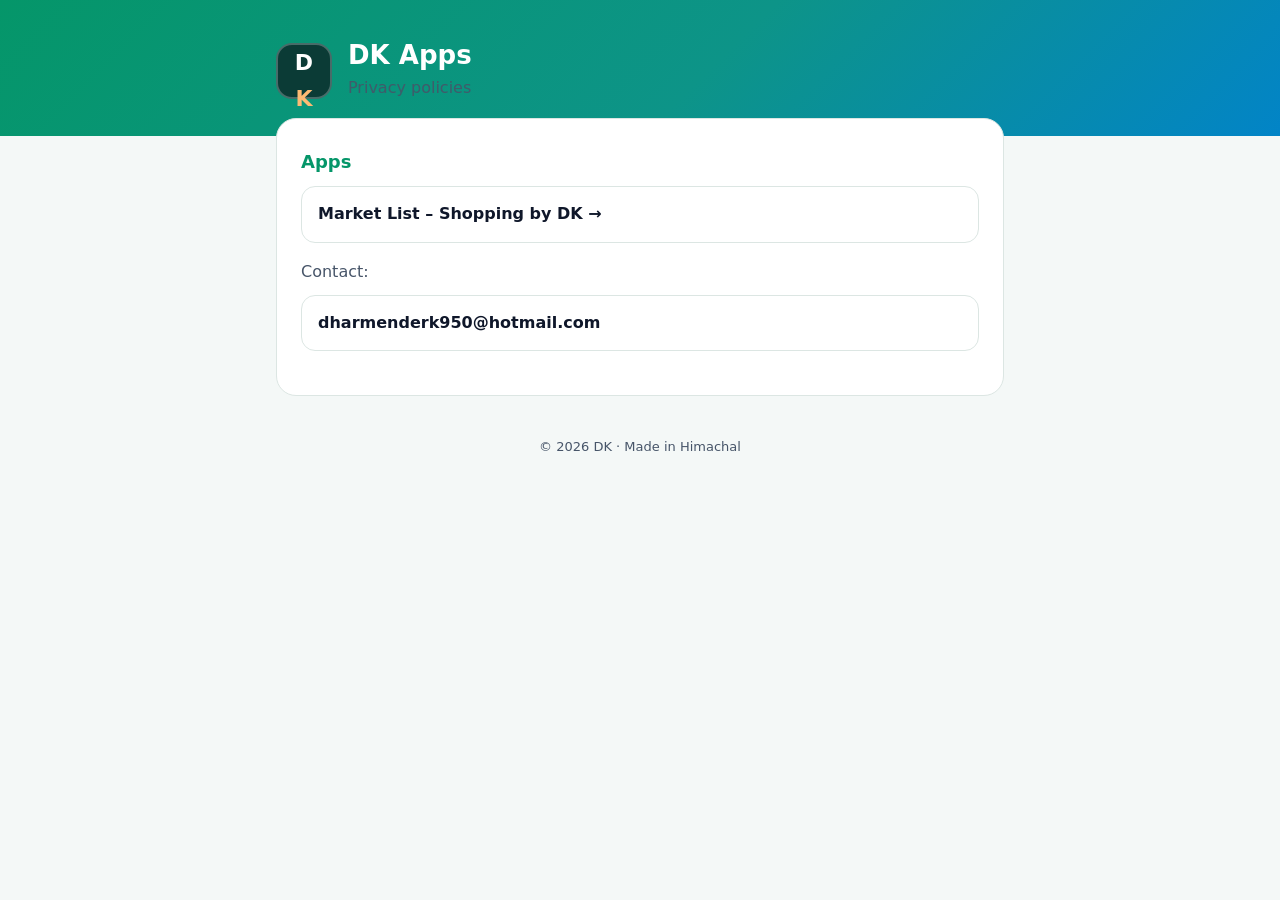
<file: index.html>
<!doctype html><html lang="en"><head><meta charset="utf-8"><meta name="viewport" content="width=device-width,initial-scale=1">
<title>DK Apps – Privacy Policies</title><link rel="stylesheet" href="style.css"></head><body>
<header><div class="wrap"><div class="logo">D<span>K</span></div><div><h1>DK Apps</h1><p>Privacy policies</p></div></div></header>
<main><div class="wrap apps"><h2>Apps</h2>
<a href="market-list/">Market List – Shopping by DK →</a>
<p>Contact: <a href="mailto:dharmenderk950@hotmail.com">dharmenderk950@hotmail.com</a></p></div></main>
<footer>© 2026 DK · Made in Himachal</footer></body></html>
</file>
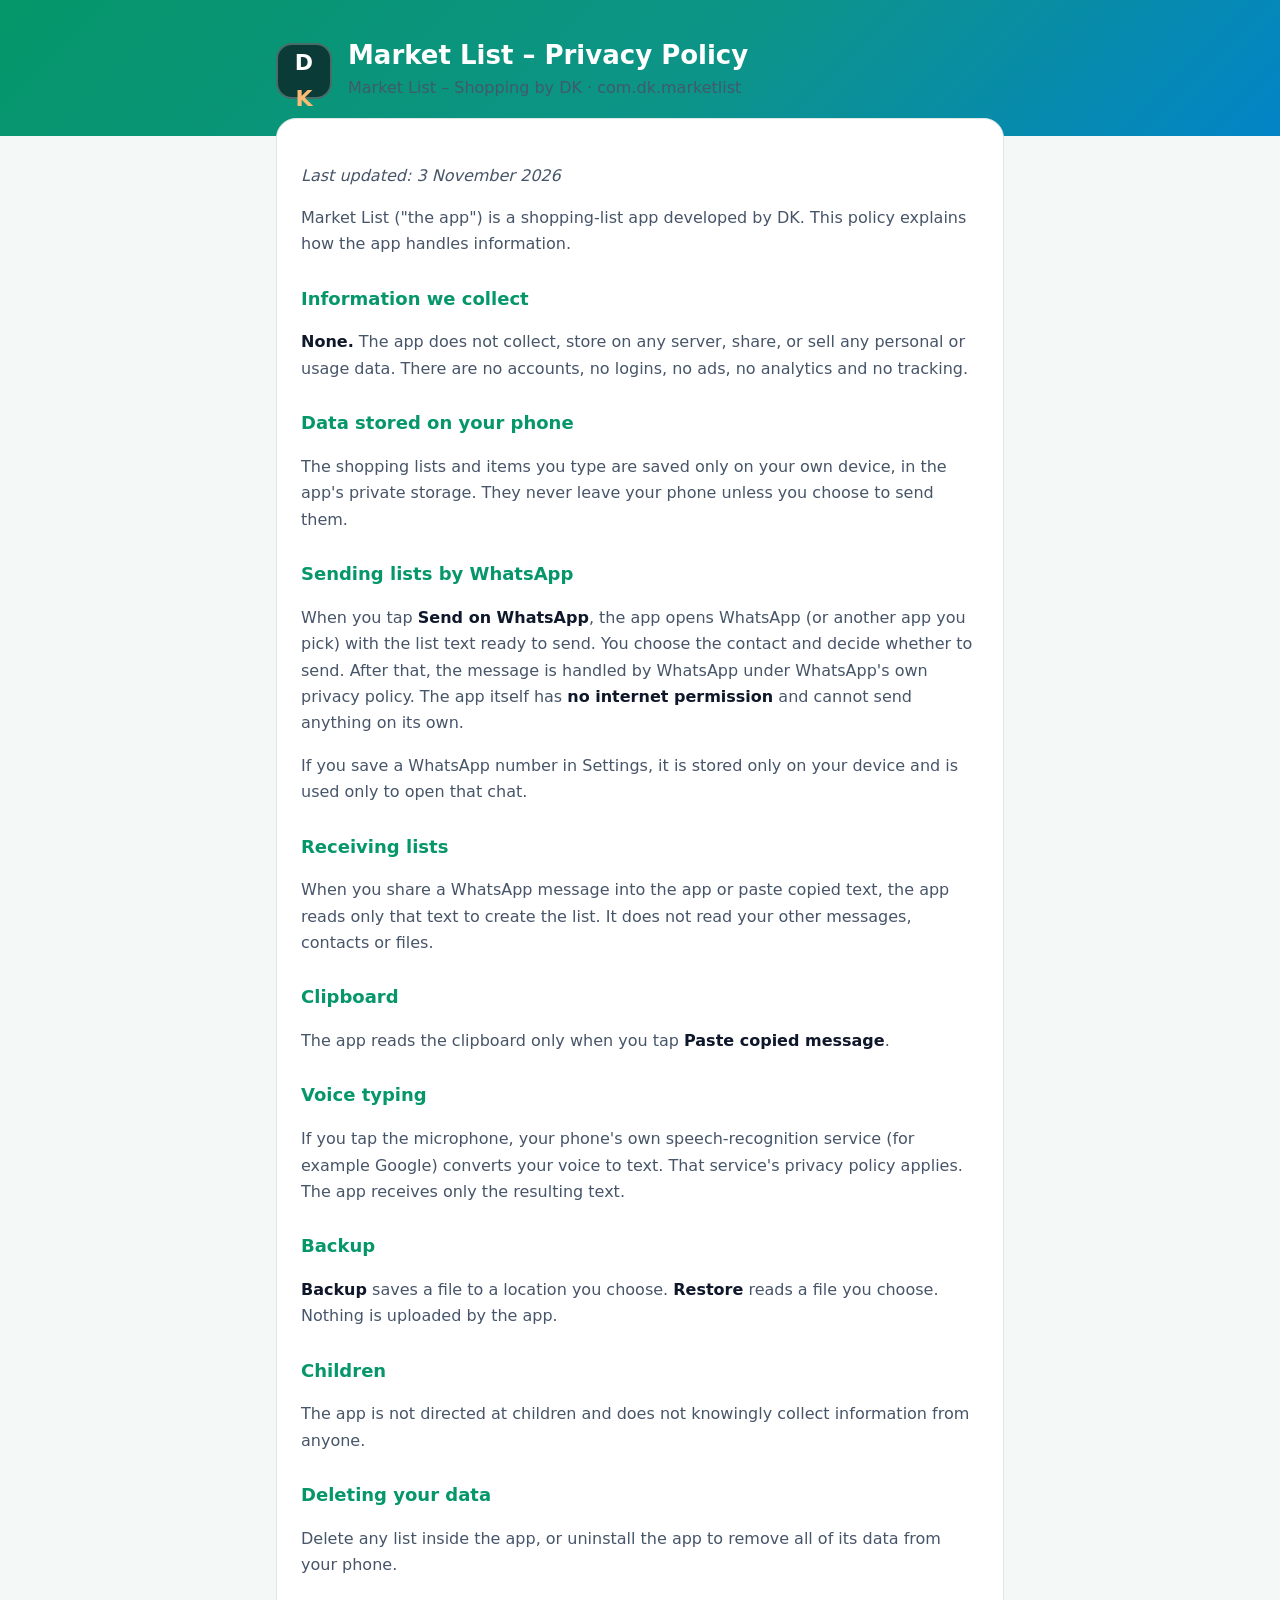
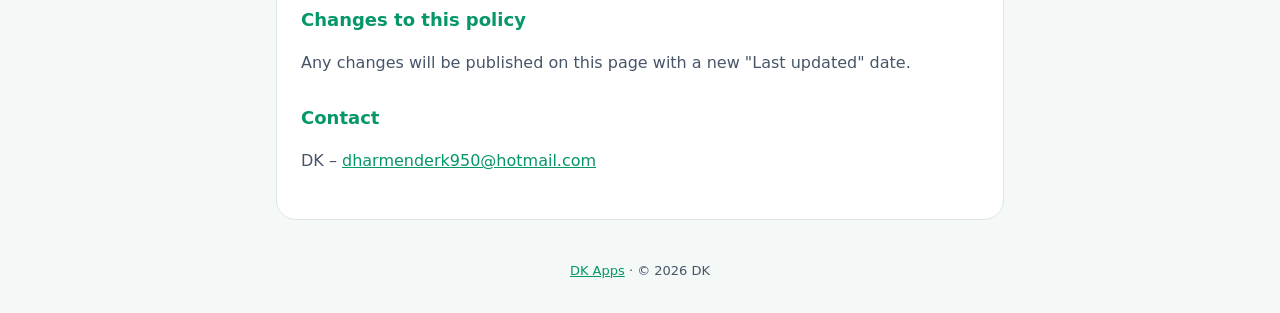
<file: market-list/index.html>
<!doctype html><html lang="en"><head><meta charset="utf-8"><meta name="viewport" content="width=device-width,initial-scale=1">
<title>Market List – Privacy Policy</title><link rel="stylesheet" href="../style.css"></head><body>
<header><div class="wrap"><div class="logo">D<span>K</span></div><div><h1>Market List – Privacy Policy</h1><p>Market List – Shopping by DK · com.dk.marketlist</p></div></div></header>
<main><div class="wrap"><p><em>Last updated: 3 November 2026</em></p><p>Market List (&quot;the app&quot;) is a shopping-list app developed by DK. This policy explains how the app handles information.</p><h2>Information we collect</h2><p><strong>None.</strong> The app does not collect, store on any server, share, or sell any personal or usage data. There are no accounts, no logins, no ads, no analytics and no tracking.</p><h2>Data stored on your phone</h2><p>The shopping lists and items you type are saved only on your own device, in the app&#x27;s private storage. They never leave your phone unless you choose to send them.</p><h2>Sending lists by WhatsApp</h2><p>When you tap <strong>Send on WhatsApp</strong>, the app opens WhatsApp (or another app you pick) with the list text ready to send. You choose the contact and decide whether to send. After that, the message is handled by WhatsApp under WhatsApp&#x27;s own privacy policy. The app itself has <strong>no internet permission</strong> and cannot send anything on its own.</p><p>If you save a WhatsApp number in Settings, it is stored only on your device and is used only to open that chat.</p><h2>Receiving lists</h2><p>When you share a WhatsApp message into the app or paste copied text, the app reads only that text to create the list. It does not read your other messages, contacts or files.</p><h2>Clipboard</h2><p>The app reads the clipboard only when you tap <strong>Paste copied message</strong>.</p><h2>Voice typing</h2><p>If you tap the microphone, your phone&#x27;s own speech-recognition service (for example Google) converts your voice to text. That service&#x27;s privacy policy applies. The app receives only the resulting text.</p><h2>Backup</h2><p><strong>Backup</strong> saves a file to a location you choose. <strong>Restore</strong> reads a file you choose. Nothing is uploaded by the app.</p><h2>Children</h2><p>The app is not directed at children and does not knowingly collect information from anyone.</p><h2>Deleting your data</h2><p>Delete any list inside the app, or uninstall the app to remove all of its data from your phone.</p><h2>Changes to this policy</h2><p>Any changes will be published on this page with a new &quot;Last updated&quot; date.</p><h2>Contact</h2><p>DK – <a href="mailto:dharmenderk950@hotmail.com">dharmenderk950@hotmail.com</a></p></div></main>
<footer><a href="../">DK Apps</a> · © 2026 DK</footer></body></html>
</file>
<file: style.css>
:root{--bg:#f4f8f7;--card:#fff;--ink:#0f172a;--muted:#475569;--brand:#059669;--line:#dce6e3}
@media (prefers-color-scheme:dark){:root{--bg:#0b1215;--card:#131c20;--ink:#e2e8f0;--muted:#94a3b8;--brand:#34d399;--line:#26353a}}
*{box-sizing:border-box}body{margin:0;background:var(--bg);color:var(--ink);font:16px/1.65 system-ui,-apple-system,"Segoe UI",Roboto,sans-serif}
header{background:linear-gradient(135deg,#059669,#0d9488 55%,#0284c7);color:#fff;padding:40px 16px 34px}
.wrap{max-width:760px;margin:0 auto;padding:0 16px}
header .wrap{display:flex;gap:16px;align-items:center}
.logo{width:56px;height:56px;border-radius:16px;background:#0b3b36;display:grid;place-items:center;font-weight:900;font-size:22px;flex:none;border:2px solid rgba(255,255,255,.25)}
.logo span{color:#fdba74}
h1{margin:0;font-size:26px;line-height:1.2}header p{margin:4px 0 0;opacity:.9}
main .wrap{background:var(--card);border:1px solid var(--line);border-radius:20px;margin:-18px auto 40px;padding:28px 24px;max-width:728px}
h2{font-size:18px;color:var(--brand);margin:26px 0 6px}h2:first-child{margin-top:0}
p,li{color:var(--muted)}strong{color:var(--ink)}a{color:var(--brand)}
.apps a{display:block;padding:14px 16px;border:1px solid var(--line);border-radius:14px;text-decoration:none;margin:10px 0;color:var(--ink);font-weight:600}
footer{text-align:center;color:var(--muted);font-size:13px;padding:0 16px 32px}
</file>
